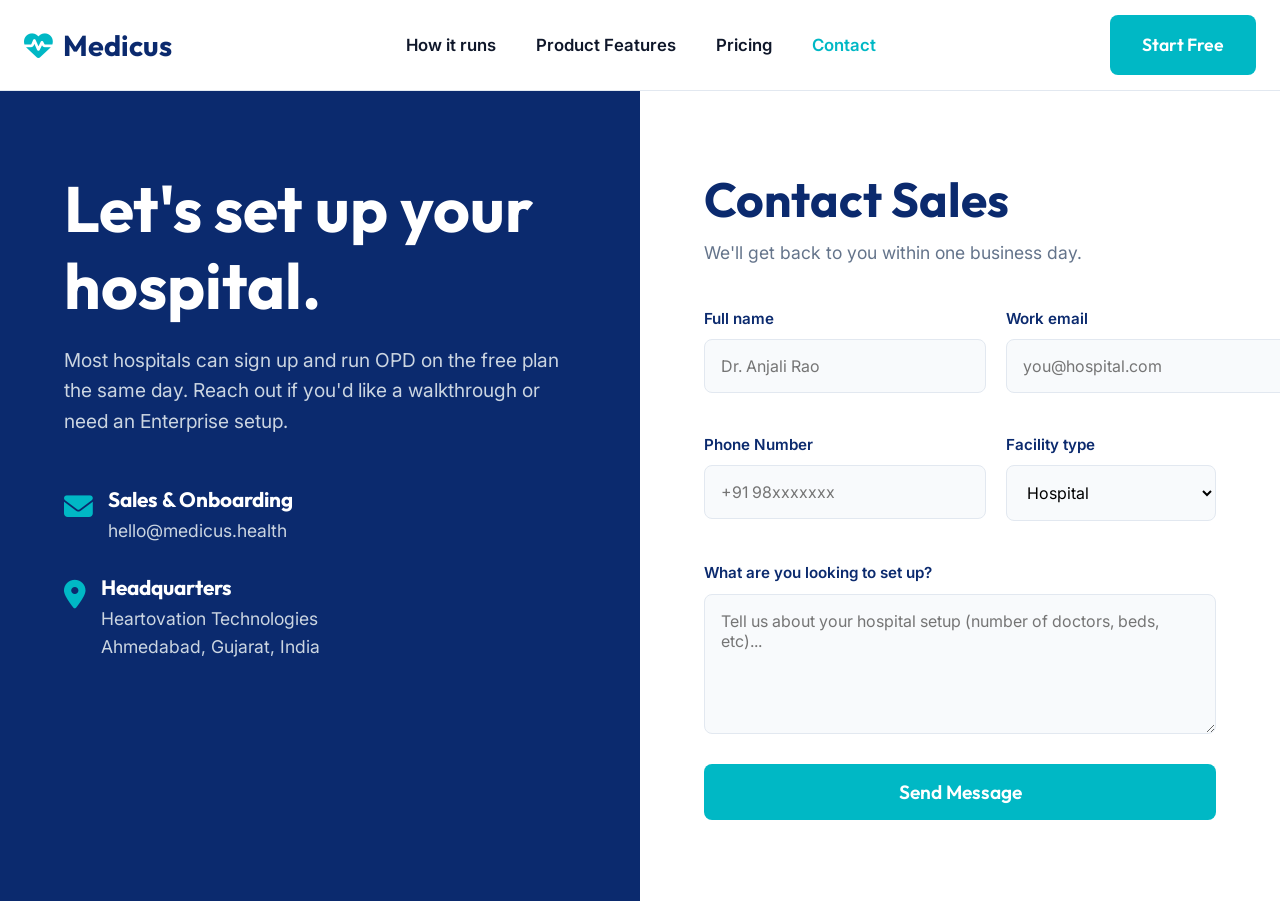
<file: contact.html>
<!DOCTYPE html>
<html lang="en">
<head>
    <meta charset="UTF-8">
    <meta name="viewport" content="width=device-width, initial-scale=1.0">
    <title>Contact — Medicus</title>
    
    <!-- Premium Fonts -->
    <link rel="preconnect" href="https://fonts.googleapis.com">
    <link rel="preconnect" href="https://fonts.gstatic.com" crossorigin>
    <link href="https://fonts.googleapis.com/css2?family=Outfit:wght@300;400;500;600;700&family=Inter:wght@400;500;600;700&display=swap" rel="stylesheet">
    
    <!-- FontAwesome Icons -->
    <link rel="stylesheet" href="https://cdnjs.cloudflare.com/ajax/libs/font-awesome/6.4.0/css/all.min.css">
    
    <link rel="stylesheet" href="style.css">
    
    <style>
        /* --- FIXED GRID LAYOUT --- */
        .contact-grid { display: grid; grid-template-columns: 1fr 1fr; min-height: calc(100vh - 90px); align-items: stretch; }
        
        /* Left Panel - Removed strict centering to prevent clipping on small screens */
        .c-info { background: var(--navy, #0B2A6E); color: var(--white, #ffffff); padding: 80px 10%; position: relative; overflow: hidden; }
        .c-info::before { content: ''; position: absolute; inset: 0; background: url('https://images.unsplash.com/photo-1519494026892-80bbd2d6fd0d?w=1600&q=80') center/cover; opacity: 0.15; }
        .c-info-content { position: relative; z-index: 10; }
        
        /* Force headings to white so they don't disappear */
        .c-info-content h1, .c-info-content h4 { color: var(--white, #ffffff) !important; }
        
        /* Right Panel - Removed strict centering so the form scrolls normally */
        .c-form { background: var(--white, #ffffff); padding: 80px 10%; }
        
        .form-row { display: grid; grid-template-columns: 1fr 1fr; gap: 20px; margin-bottom: 20px; }
        .field { display: flex; flex-direction: column; gap: 8px; margin-bottom: 20px; }
        .field label { font-weight: 600; font-size: 0.95rem; color: var(--navy, #0B2A6E); }
        .field input, .field select, .field textarea { padding: 16px; border: 1px solid var(--border, #E2E8F0); border-radius: 8px; font-family: 'Inter', sans-serif; font-size: 1rem; outline: none; transition: 0.3s; background: var(--bg-gray, #F8FAFC); }
        .field input:focus, .field select:focus, .field textarea:focus { border-color: var(--teal, #00B8C5); background: var(--white, #ffffff); box-shadow: 0 0 0 4px var(--teal-light, #E5F8F9); }
        .field textarea { height: 140px; resize: vertical; }

        @media(max-width: 992px) { 
            .contact-grid { grid-template-columns: 1fr; height: auto; min-height: auto; } 
            .form-row { grid-template-columns: 1fr; gap: 0;} 
            .c-info, .c-form { padding: 50px 24px; } 
        }
    </style>
</head>
<body>

    <header>
        <div class="container navbar">
            <a href="index.html" class="logo"><i class="fa-solid fa-heart-pulse"></i> Medicus</a>
            <nav class="nav-links">
                <a href="index.html">How it runs</a>
                <a href="features.html">Product Features</a>
                <a href="pricing.html">Pricing</a>
                <a href="contact.html" class="active">Contact</a>
            </nav>
            <a href="contact.html" class="btn btn-teal">Start Free</a>
        </div>
    </header>

    <div class="contact-grid">
        <!-- Info Side -->
        <div class="c-info">
            <div class="c-info-content">
                <h1 class="title-xl">Let's set up your hospital.</h1>
                <p style="font-size: 1.2rem; color: #cbd5e1; margin-bottom: 50px;">Most hospitals can sign up and run OPD on the free plan the same day. Reach out if you'd like a walkthrough or need an Enterprise setup.</p>
                
                <div style="display: flex; gap: 15px; margin-bottom: 30px;">
                    <i class="fa-solid fa-envelope" style="color: var(--teal); font-size: 1.8rem; margin-top: 5px;"></i>
                    <div>
                        <h4 style="font-size: 1.3rem; margin-bottom: 5px;">Sales & Onboarding</h4>
                        <p style="color: #cbd5e1; font-size: 1.1rem; margin: 0;">hello@medicus.health</p>
                    </div>
                </div>
                
                <div style="display: flex; gap: 15px;">
                    <i class="fa-solid fa-location-dot" style="color: var(--teal); font-size: 1.8rem; margin-top: 5px;"></i>
                    <div>
                        <h4 style="font-size: 1.3rem; margin-bottom: 5px;">Headquarters</h4>
                        <p style="color: #cbd5e1; font-size: 1.1rem; margin: 0;">Heartovation Technologies<br>Ahmedabad, Gujarat, India</p>
                    </div>
                </div>
            </div>
        </div>

        <!-- Form Side -->
        <div class="c-form">
            <h2 class="title-lg" style="margin-bottom: 10px;">Contact Sales</h2>
            <p style="color: var(--text-muted); margin-bottom: 40px; font-size: 1.1rem;">We'll get back to you within one business day.</p>
            
            <form>
                <div class="form-row">
                    <div class="field">
                        <label>Full name</label>
                        <input type="text" placeholder="Dr. Anjali Rao" required>
                    </div>
                    <div class="field">
                        <label>Work email</label>
                        <input type="email" placeholder="you@hospital.com" required>
                    </div>
                </div>
                <div class="form-row">
                    <div class="field">
                        <label>Phone Number</label>
                        <input type="tel" placeholder="+91 98xxxxxxx">
                    </div>
                    <div class="field">
                        <label>Facility type</label>
                        <select>
                            <option>Hospital</option>
                            <option>Polyclinic</option>
                            <option>Diagnostic centre</option>
                            <option>Hospital Group</option>
                        </select>
                    </div>
                </div>
                <div class="field">
                    <label>What are you looking to set up?</label>
                    <textarea placeholder="Tell us about your hospital setup (number of doctors, beds, etc)..."></textarea>
                </div>
                <button type="submit" class="btn btn-teal" style="width: 100%; justify-content: center; margin-top: 10px; font-size: 1.2rem;">Send Message</button>
            </form>
        </div>
    </div>

    <script src="script.js"></script>
</body>
</html>
</file>
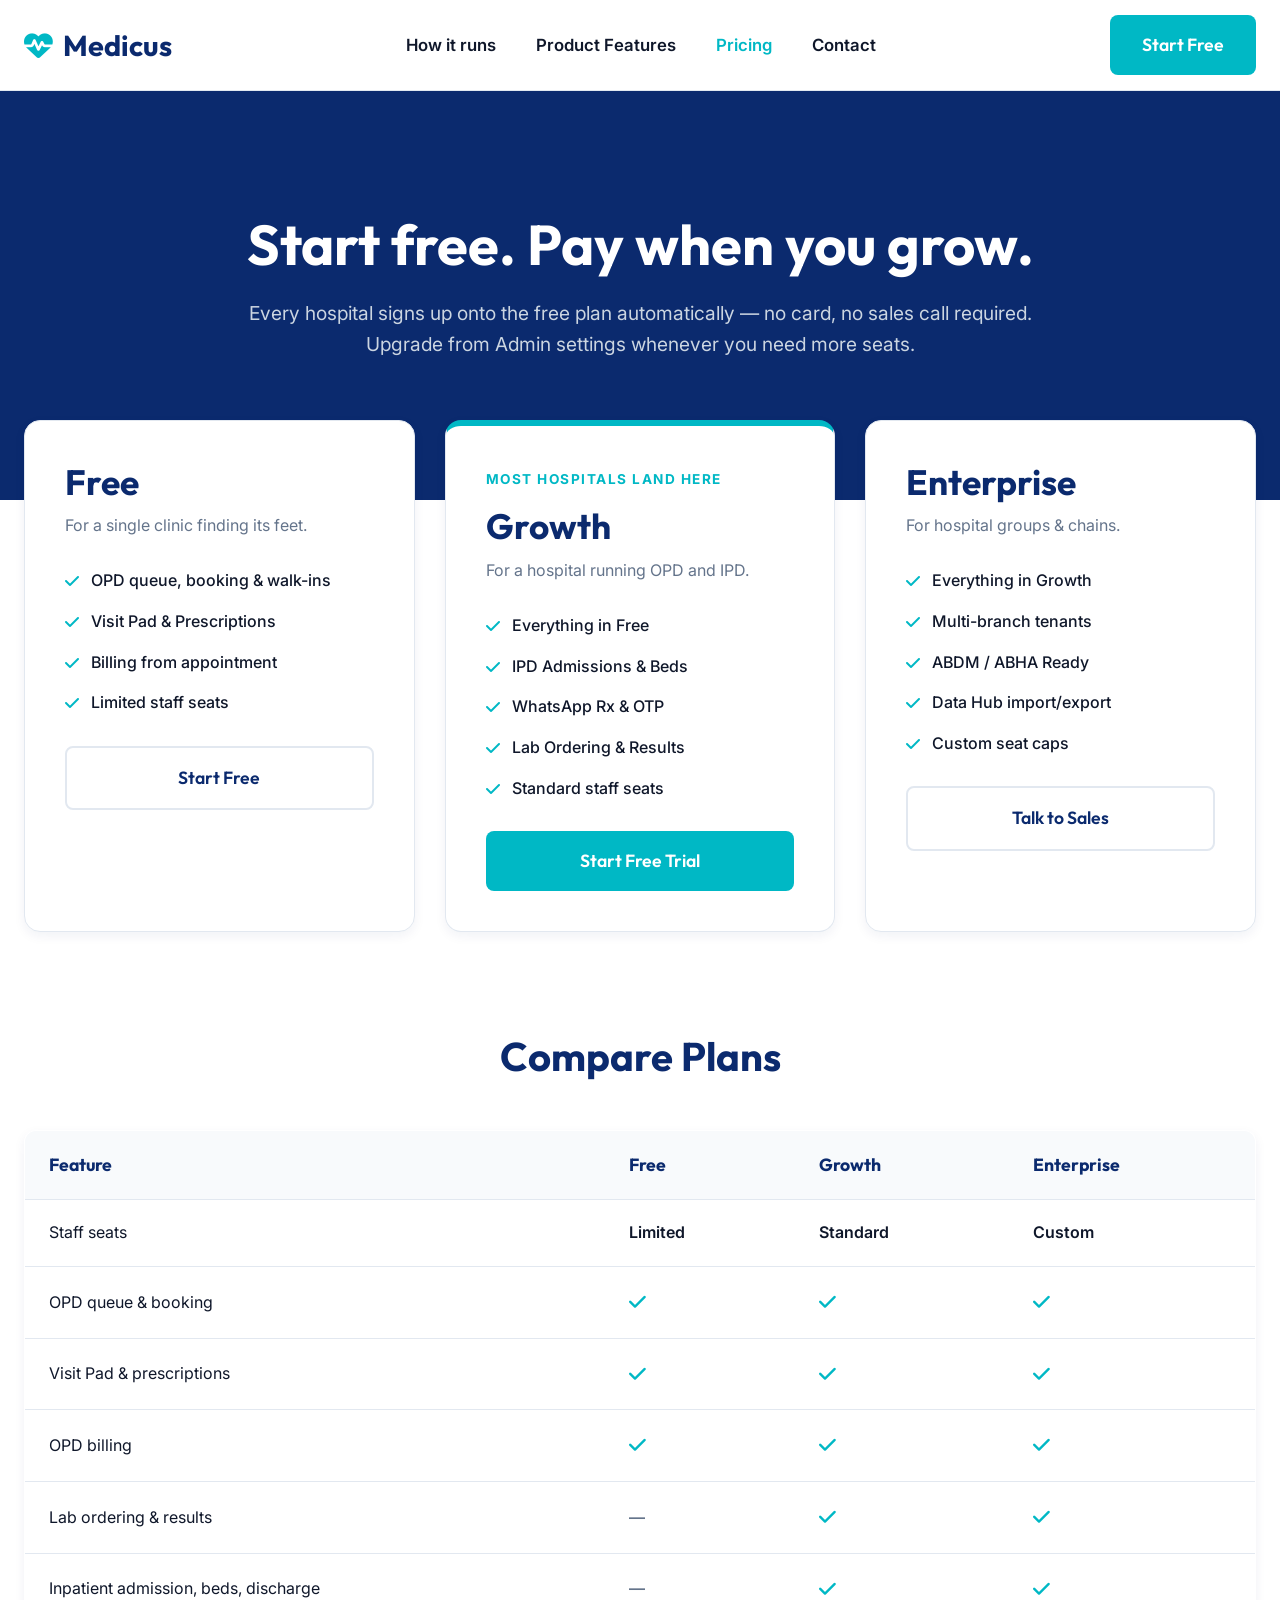
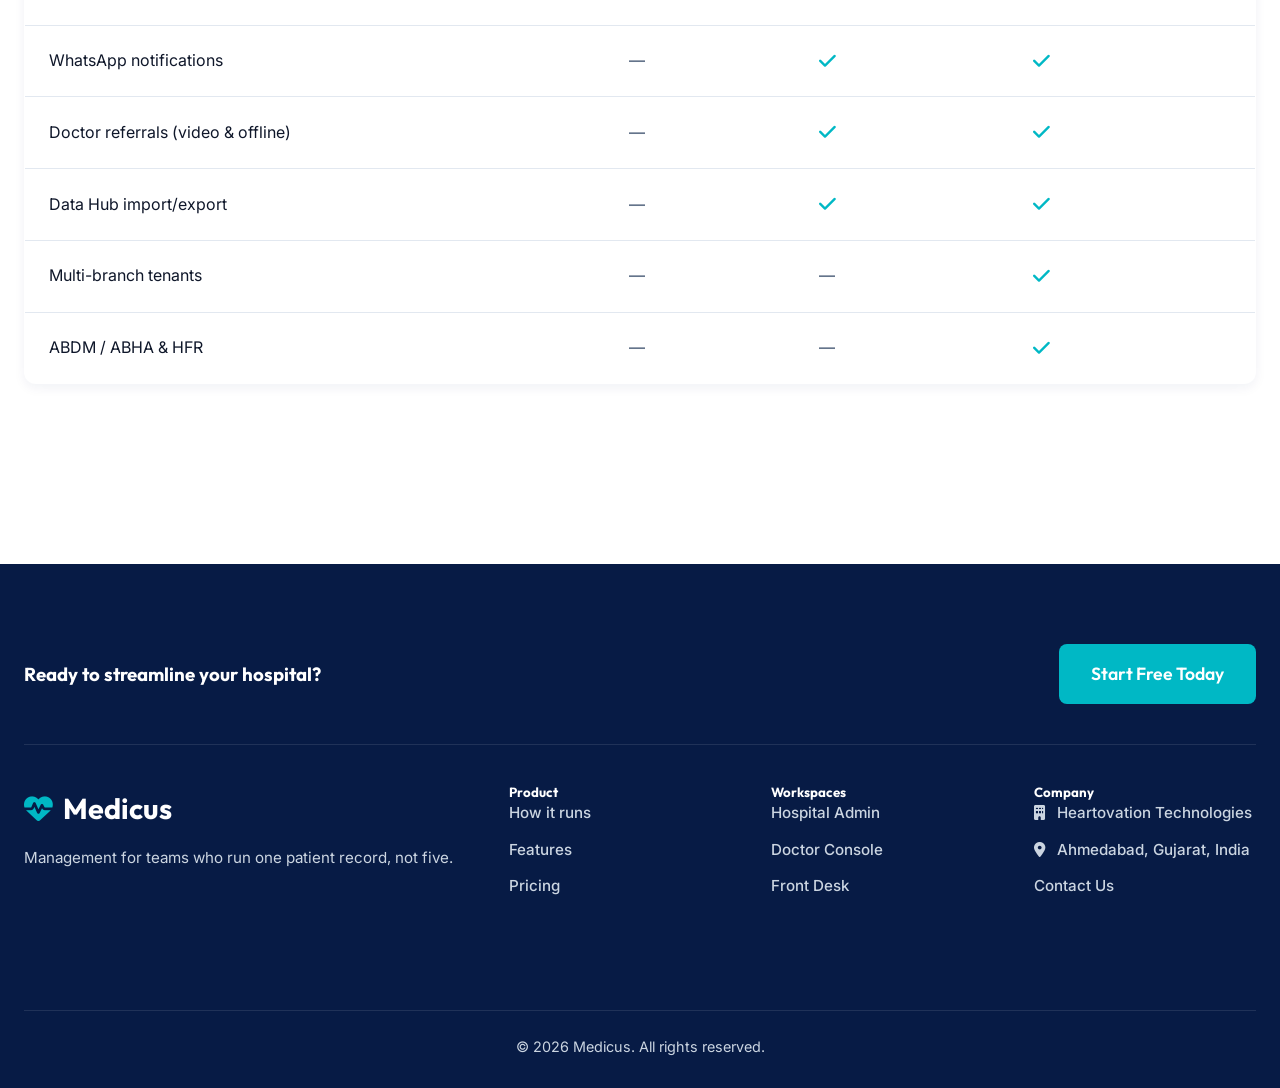
<file: pricing.html>
<!DOCTYPE html>
<html lang="en">
<head>
    <meta charset="UTF-8">
    <meta name="viewport" content="width=device-width, initial-scale=1.0">
    <title>Pricing — Medicus</title>
    
    <!-- Premium Fonts -->
    <link rel="preconnect" href="https://fonts.googleapis.com">
    <link rel="preconnect" href="https://fonts.gstatic.com" crossorigin>
    <link href="https://fonts.googleapis.com/css2?family=Outfit:wght@300;400;500;600;700&family=Inter:wght@400;500;600;700&display=swap" rel="stylesheet">
    
    <!-- FontAwesome Icons -->
    <link rel="stylesheet" href="https://cdnjs.cloudflare.com/ajax/libs/font-awesome/6.4.0/css/all.min.css">
    
    <link rel="stylesheet" href="style.css">
    
    <style>
        /* --- Pricing Specific Styles --- */
        .pricing-grid { display: grid; grid-template-columns: repeat(3, 1fr); gap: 30px; margin-top: -80px; position: relative; z-index: 20; }
        .p-card { background: var(--white, #ffffff); border: 1px solid var(--border, #E2E8F0); border-radius: 16px; padding: 40px; box-shadow: var(--shadow-sm, 0 4px 12px rgba(11,42,110,0.06)); transition: 0.3s; }
        .p-card:hover { transform: translateY(-10px); box-shadow: var(--shadow-md, 0 10px 30px rgba(11,42,110,0.15)); border-color: var(--teal, #00B8C5); }
        .p-card.highlight { border-top: 6px solid var(--teal, #00B8C5); }
        .p-card h3 { font-size: 2.2rem; margin-bottom: 10px; color: var(--navy, #0B2A6E); }
        .p-card ul { margin: 30px 0; list-style: none; padding: 0; }
        .p-card ul li { margin-bottom: 15px; display: flex; gap: 12px; font-weight: 500; color: var(--text-dark, #0F172A); }
        .p-card ul li i { color: var(--teal, #00B8C5); margin-top: 5px; }
        
        /* --- Comparison Table Styles --- */
        .compare-table { width: 100%; border-collapse: collapse; margin-top: 50px; background: var(--white, #ffffff); box-shadow: var(--shadow-sm); border-radius: 12px; overflow: hidden; border: 1px solid var(--border, #E2E8F0); }
        .compare-table th, .compare-table td { padding: 20px 24px; text-align: left; border-bottom: 1px solid var(--border, #E2E8F0); }
        .compare-table th { background: var(--bg-gray, #F8FAFC); color: var(--navy, #0B2A6E); font-family: 'Outfit', sans-serif; font-size: 1.1rem; }
        .compare-table td { color: var(--text-dark, #0F172A); }
        .compare-table td.check { color: var(--teal, #00B8C5); font-size: 1.2rem; }
        .compare-table td.dash { color: var(--text-muted, #64748B); font-weight: 600; }
        
        /* --- FIX: Missing Hero & Footer Styles from style.css --- */
        .page-hero { position: relative; padding: 120px 0 140px; background: var(--navy, #0B2A6E); color: var(--white, #ffffff); text-align: center; }
        .page-hero h1 { color: var(--white, #ffffff) !important; font-size: 3.5rem; margin-bottom: 20px; }
        .page-hero p { color: #cbd5e1; font-size: 1.2rem; max-width: 800px; margin: 0 auto; }
        
        footer { background: var(--navy-dark, #071b45); color: var(--white, #ffffff); padding: 80px 0 30px; margin-top: 80px; }
        footer h3, footer h5, footer .logo { color: var(--white, #ffffff) !important; }
        .footer-top { display: flex; justify-content: space-between; align-items: center; padding-bottom: 40px; border-bottom: 1px solid rgba(255,255,255,0.1); flex-wrap: wrap; gap: 20px; }
        .footer-grid { display: grid; grid-template-columns: 2fr 1fr 1fr 1fr; gap: 40px; padding: 40px 0; }
        .footer-col ul { list-style: none; padding: 0; }
        .footer-col ul li { margin-bottom: 12px; color: #cbd5e1; font-size: 0.95rem; }
        .footer-col ul li a { color: #cbd5e1; text-decoration: none; transition: 0.3s; }
        .footer-col ul li a:hover { color: var(--teal, #00B8C5); }
        .copyright { text-align: center; border-top: 1px solid rgba(255,255,255,0.1); padding-top: 24px; color: #cbd5e1; font-size: 0.9rem; }

        @media(max-width: 992px) { 
            .pricing-grid { grid-template-columns: 1fr; margin-top: 20px; } 
            .compare-table { display: block; overflow-x: auto; } 
            .footer-grid { grid-template-columns: 1fr 1fr; }
            .page-hero { padding: 100px 24px; }
        }
        @media(max-width: 768px) {
            .footer-grid { grid-template-columns: 1fr; }
            .footer-top { flex-direction: column; align-items: flex-start; }
            .page-hero h1 { font-size: 2.5rem; }
        }
    </style>
</head>
<body>

    <header>
        <div class="container navbar">
            <a href="index.html" class="logo"><i class="fa-solid fa-heart-pulse"></i> Medicus</a>
            <nav class="nav-links">
                <a href="index.html">How it runs</a>
                <a href="features.html">Product Features</a>
                <a href="pricing.html" class="active">Pricing</a>
                <a href="contact.html">Contact</a>
            </nav>
            <a href="contact.html" class="btn btn-teal">Start Free</a>
        </div>
    </header>

    <div class="page-hero">
        <div class="container">
            <h1>Start free. Pay when you grow.</h1>
            <p>Every hospital signs up onto the free plan automatically — no card, no sales call required. Upgrade from Admin settings whenever you need more seats.</p>
        </div>
    </div>

    <section class="container" style="padding-bottom: 100px;">
        <div class="pricing-grid">
            <!-- Free Plan -->
            <div class="p-card">
                <h3>Free</h3>
                <p style="color: var(--text-muted, #64748B);">For a single clinic finding its feet.</p>
                <ul>
                    <li><i class="fa-solid fa-check"></i> OPD queue, booking & walk-ins</li>
                    <li><i class="fa-solid fa-check"></i> Visit Pad & Prescriptions</li>
                    <li><i class="fa-solid fa-check"></i> Billing from appointment</li>
                    <li><i class="fa-solid fa-check"></i> Limited staff seats</li>
                </ul>
                <a href="contact.html" class="btn btn-outline" style="width: 100%; justify-content: center;">Start Free</a>
            </div>

            <!-- Growth Plan -->
            <div class="p-card highlight">
                <span class="tagline">Most Hospitals Land Here</span>
                <h3>Growth</h3>
                <p style="color: var(--text-muted, #64748B);">For a hospital running OPD and IPD.</p>
                <ul>
                    <li><i class="fa-solid fa-check"></i> Everything in Free</li>
                    <li><i class="fa-solid fa-check"></i> IPD Admissions & Beds</li>
                    <li><i class="fa-solid fa-check"></i> WhatsApp Rx & OTP</li>
                    <li><i class="fa-solid fa-check"></i> Lab Ordering & Results</li>
                    <li><i class="fa-solid fa-check"></i> Standard staff seats</li>
                </ul>
                <a href="contact.html" class="btn btn-teal" style="width: 100%; justify-content: center;">Start Free Trial</a>
            </div>

            <!-- Enterprise Plan -->
            <div class="p-card">
                <h3>Enterprise</h3>
                <p style="color: var(--text-muted, #64748B);">For hospital groups & chains.</p>
                <ul>
                    <li><i class="fa-solid fa-check"></i> Everything in Growth</li>
                    <li><i class="fa-solid fa-check"></i> Multi-branch tenants</li>
                    <li><i class="fa-solid fa-check"></i> ABDM / ABHA Ready</li>
                    <li><i class="fa-solid fa-check"></i> Data Hub import/export</li>
                    <li><i class="fa-solid fa-check"></i> Custom seat caps</li>
                </ul>
                <a href="contact.html" class="btn btn-outline" style="width: 100%; justify-content: center;">Talk to Sales</a>
            </div>
        </div>

        <div style="text-align: center; margin-top: 100px; margin-bottom: 20px;">
            <h2 class="title-lg" style="font-size: 2.5rem; color: var(--navy, #0B2A6E);">Compare Plans</h2>
        </div>
        
        <table class="compare-table">
            <thead>
                <tr>
                    <th>Feature</th>
                    <th>Free</th>
                    <th>Growth</th>
                    <th>Enterprise</th>
                </tr>
            </thead>
            <tbody>
                <tr><td>Staff seats</td><td style="font-weight:600;">Limited</td><td style="font-weight:600;">Standard</td><td style="font-weight:600;">Custom</td></tr>
                <tr><td>OPD queue & booking</td><td class="check"><i class="fa-solid fa-check"></i></td><td class="check"><i class="fa-solid fa-check"></i></td><td class="check"><i class="fa-solid fa-check"></i></td></tr>
                <tr><td>Visit Pad & prescriptions</td><td class="check"><i class="fa-solid fa-check"></i></td><td class="check"><i class="fa-solid fa-check"></i></td><td class="check"><i class="fa-solid fa-check"></i></td></tr>
                <tr><td>OPD billing</td><td class="check"><i class="fa-solid fa-check"></i></td><td class="check"><i class="fa-solid fa-check"></i></td><td class="check"><i class="fa-solid fa-check"></i></td></tr>
                <tr><td>Lab ordering & results</td><td class="dash">—</td><td class="check"><i class="fa-solid fa-check"></i></td><td class="check"><i class="fa-solid fa-check"></i></td></tr>
                <tr><td>Inpatient admission, beds, discharge</td><td class="dash">—</td><td class="check"><i class="fa-solid fa-check"></i></td><td class="check"><i class="fa-solid fa-check"></i></td></tr>
                <tr><td>WhatsApp notifications</td><td class="dash">—</td><td class="check"><i class="fa-solid fa-check"></i></td><td class="check"><i class="fa-solid fa-check"></i></td></tr>
                <tr><td>Doctor referrals (video & offline)</td><td class="dash">—</td><td class="check"><i class="fa-solid fa-check"></i></td><td class="check"><i class="fa-solid fa-check"></i></td></tr>
                <tr><td>Data Hub import/export</td><td class="dash">—</td><td class="check"><i class="fa-solid fa-check"></i></td><td class="check"><i class="fa-solid fa-check"></i></td></tr>
                <tr><td>Multi-branch tenants</td><td class="dash">—</td><td class="dash">—</td><td class="check"><i class="fa-solid fa-check"></i></td></tr>
                <tr><td>ABDM / ABHA & HFR</td><td class="dash">—</td><td class="dash">—</td><td class="check"><i class="fa-solid fa-check"></i></td></tr>
            </tbody>
        </table>
    </section>

    <footer>
        <div class="container">
            <div class="footer-top">
                <h3>Ready to streamline your hospital?</h3>
                <a href="contact.html" class="btn btn-teal">Start Free Today</a>
            </div>
            <div class="footer-grid">
                <div>
                    <div class="logo"><i class="fa-solid fa-heart-pulse"></i> Medicus</div>
                    <p style="color: #cbd5e1; font-size: 0.95rem; margin-top: 15px;">Management for teams who run one patient record, not five.</p>
                </div>
                <div class="footer-col">
                    <h5>Product</h5>
                    <ul>
                        <li><a href="index.html">How it runs</a></li>
                        <li><a href="features.html">Features</a></li>
                        <li><a href="pricing.html">Pricing</a></li>
                    </ul>
                </div>
                <div class="footer-col">
                    <h5>Workspaces</h5>
                    <ul>
                        <li><a href="features.html">Hospital Admin</a></li>
                        <li><a href="features.html">Doctor Console</a></li>
                        <li><a href="features.html">Front Desk</a></li>
                    </ul>
                </div>
                <div class="footer-col">
                    <h5>Company</h5>
                    <ul>
                        <li><i class="fa-solid fa-building" style="margin-right: 8px;"></i> Heartovation Technologies</li>
                        <li><i class="fa-solid fa-location-dot" style="margin-right: 8px;"></i> Ahmedabad, Gujarat, India</li>
                        <li><a href="contact.html">Contact Us</a></li>
                    </ul>
                </div>
            </div>
            <div class="copyright">&copy; 2026 Medicus. All rights reserved.</div>
        </div>
    </footer>
</body>
</html>
</file>
<file: style.css>
@import url('https://fonts.googleapis.com/css2?family=Outfit:wght@300;400;500;600;700&family=Inter:wght@400;500;600;700&display=swap');
@import url('https://cdnjs.cloudflare.com/ajax/libs/font-awesome/6.4.0/css/all.min.css');

:root {
    --navy: #0B2A6E;
    --navy-dark: #071b45;
    --teal: #00B8C5;
    --teal-light: #E5F8F9;
    --bg-gray: #F8FAFC;
    --text-dark: #0F172A;
    --text-muted: #64748B;
    --border: #E2E8F0;
    --white: #FFFFFF;
    --shadow-sm: 0 4px 12px rgba(11, 42, 110, 0.06);
    --shadow-md: 0 20px 40px -10px rgba(11, 42, 110, 0.15);
}

* { margin: 0; padding: 0; box-sizing: border-box; }
body { font-family: 'Inter', sans-serif; color: var(--text-dark); background: var(--white); line-height: 1.6; overflow-x: hidden; }
h1, h2, h3, h4, h5 { font-family: 'Outfit', sans-serif; font-weight: 700; color: var(--navy); line-height: 1.2; }
a { text-decoration: none; color: inherit; transition: 0.3s; }
img { width: 100%; height: 100%; object-fit: cover; display: block; }
ul { list-style: none; }

.container { max-width: 1280px; margin: 0 auto; padding: 0 24px; }
.section { padding: 100px 0; }
.bg-light { background: var(--bg-gray); }

/* Typography */
.title-xl { font-size: 4rem; color: var(--white); margin-bottom: 20px; }
.title-lg { font-size: 3rem; margin-bottom: 15px; }
.subtitle { font-size: 1.2rem; color: var(--text-muted); max-width: 600px; margin-bottom: 40px; }
.tagline { display: inline-block; font-size: 0.85rem; font-weight: 700; text-transform: uppercase; letter-spacing: 1.5px; color: var(--teal); margin-bottom: 15px; }

/* Buttons */
.btn { display: inline-flex; align-items: center; gap: 10px; padding: 16px 32px; font-weight: 600; border-radius: 8px; cursor: pointer; transition: 0.3s; font-family: 'Outfit', sans-serif; font-size: 1.1rem; border: none; }
.btn-teal { background: var(--teal); color: var(--white); }
.btn-teal:hover { background: var(--navy); transform: translateY(-3px); box-shadow: var(--shadow-md); }
.btn-outline { border: 2px solid var(--border); background: var(--white); color: var(--navy); }
.btn-outline:hover { border-color: var(--navy); }

/* Navigation */
header { background: rgba(255, 255, 255, 0.95); backdrop-filter: blur(10px); border-bottom: 1px solid var(--border); position: sticky; top: 0; z-index: 1000; }
.navbar { display: flex; justify-content: space-between; align-items: center; height: 90px; }
.logo { font-family: 'Outfit', sans-serif; font-size: 1.8rem; font-weight: 700; color: var(--navy); display: flex; align-items: center; gap: 10px; }
.logo i { color: var(--teal); }
.nav-links { display: flex; gap: 40px; }
.nav-links a { font-weight: 600; font-size: 1.05rem; color: var(--text-dark); }
.nav-links a:hover, .nav-links a.active { color: var(--teal); }

/* Page Heroes */
.page-hero { position: relative; padding: 120px 0 80px; background: var(--navy); color: var(--white); text-align: center; overflow: hidden; }
.page-hero::before { content: ''; position: absolute; inset: 0; background: url('https://images.unsplash.com/photo-1519494026892-80bbd2d6fd0d?w=2000&q=80') center/cover; opacity: 0.15; }
.page-hero-inner { position: relative; z-index: 10; max-width: 800px; margin: 0 auto; }
.page-hero h1 { color: var(--white); font-size: 3.5rem; margin-bottom: 20px; }
.page-hero p { font-size: 1.2rem; color: #cbd5e1; }

/* Interactive Stepper (How it works) */
.stepper-container { display: grid; grid-template-columns: 1fr 1.5fr; gap: 60px; align-items: center; margin-top: 50px; }
.step-list { display: flex; flex-direction: column; gap: 20px; }
.step-btn { text-align: left; padding: 25px; border-radius: 12px; background: var(--white); border: 2px solid var(--border); cursor: pointer; transition: 0.3s; }
.step-btn:hover { border-color: var(--teal-light); }
.step-btn.active { border-color: var(--teal); box-shadow: var(--shadow-md); transform: translateX(10px); }
.step-btn h4 { font-size: 1.3rem; margin-bottom: 5px; display: flex; align-items: center; gap: 15px; }
.step-btn h4 i { color: var(--text-muted); font-size: 1.5rem; transition: 0.3s; }
.step-btn.active h4 i { color: var(--teal); }
.step-btn p { color: var(--text-muted); font-size: 0.95rem; }
.step-content { position: relative; height: 500px; border-radius: 16px; overflow: hidden; box-shadow: var(--shadow-md); }
.step-panel { position: absolute; inset: 0; opacity: 0; transition: opacity 0.4s ease; pointer-events: none; }
.step-panel.active { opacity: 1; pointer-events: all; }
.step-overlay { position: absolute; bottom: 0; left: 0; right: 0; background: linear-gradient(to top, rgba(11,42,110,0.95) 10%, transparent); padding: 50px 30px 30px; color: var(--white); }
.step-overlay h3 { color: var(--white); margin-bottom: 10px; font-size: 1.8rem;}

/* Footer */
footer { background: var(--navy-dark); color: var(--white); padding: 80px 0 30px; }
.footer-grid { display: grid; grid-template-columns: 2fr 1fr 1fr 1fr; gap: 40px; margin-bottom: 60px; }
.footer-col h4 { color: var(--white); margin-bottom: 20px; font-size: 1.1rem; }
.footer-col ul li { margin-bottom: 12px; color: #cbd5e1; font-weight: 500;}
.footer-col ul li a:hover { color: var(--teal); }
.copyright { text-align: center; padding-top: 30px; border-top: 1px solid rgba(255,255,255,0.1); color: #cbd5e1; }

@media (max-width: 992px) {
    .stepper-container, .footer-grid { grid-template-columns: 1fr; }
    .step-btn.active { transform: translateY(-5px) translateX(0); }
    .nav-links { display: none; }
    .title-xl { font-size: 3rem; }
    .title-lg { font-size: 2.5rem; }
}
</file>
